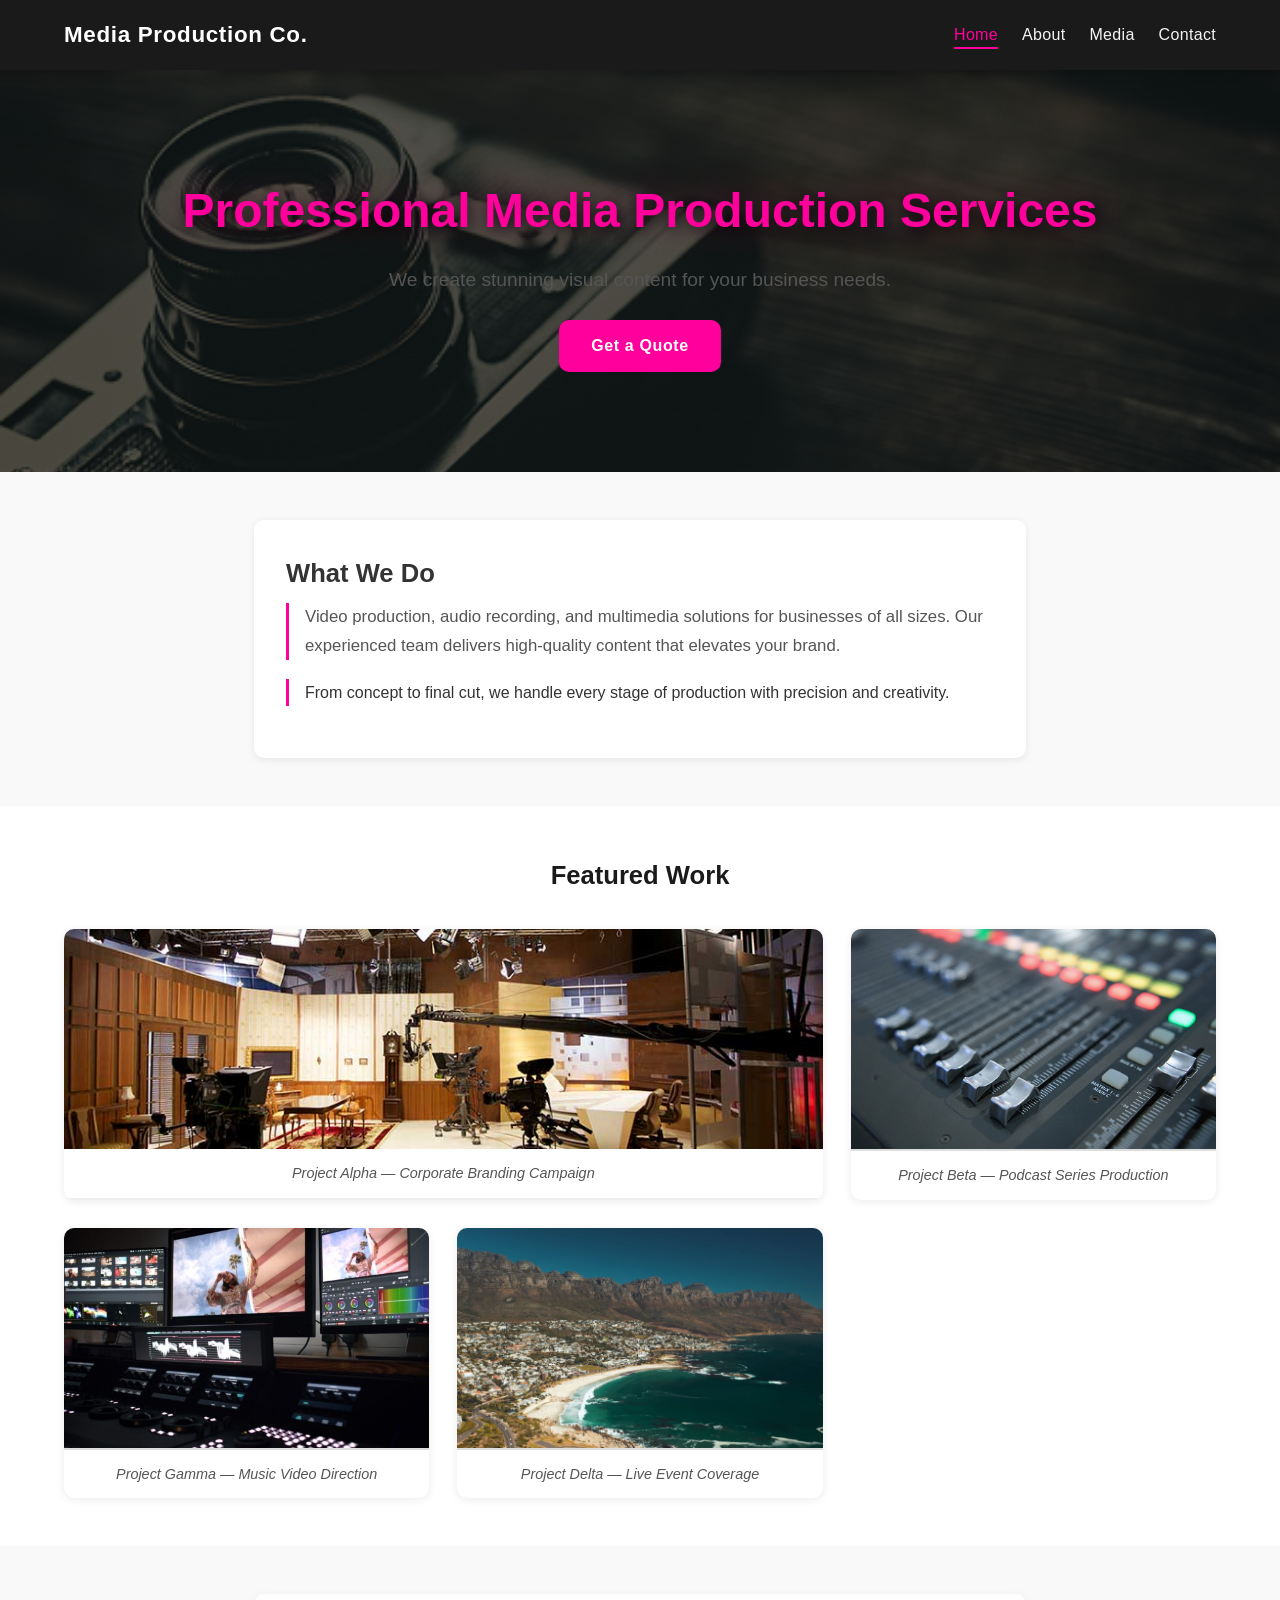
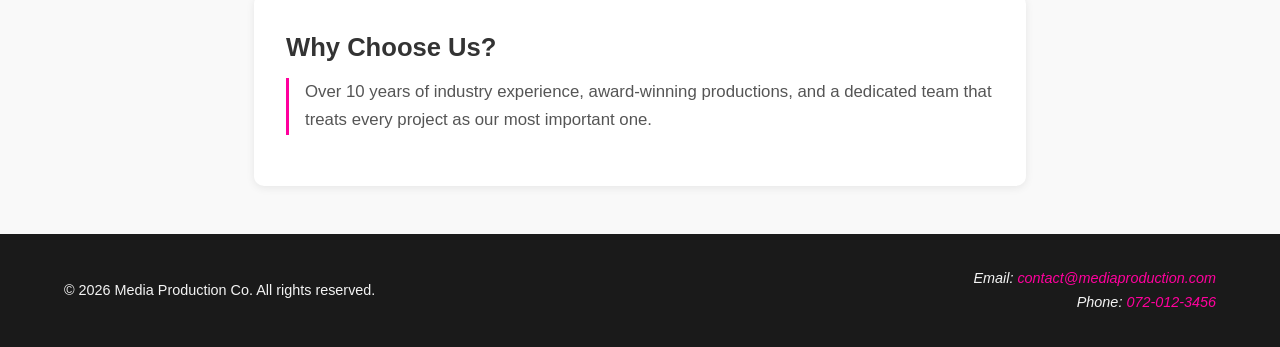
<file: index.html>
<!DOCTYPE html>
<html lang="en">
<head>
<meta charset="UTF-8">
<meta name="viewport" content="width=device-width, initial-scale=1.0">

<title>Media Production | Home</title>

<meta name="description" content="Professional Media Production Services — video, audio, and multimedia solutions for businesses of all sizes.">
<meta name="author" content="Media Production Co.">

<link rel="stylesheet" href="css/styles.css">
</head>

<body>

<header class="top">
<h1>Media Production Co.</h1>

<nav class="nav" aria-label="Main navigation">
<ul>
<li><a href="index.html" class="active" aria-current="page">Home</a></li>
<li><a href="about.html">About</a></li>
<li><a href="media.html">Media</a></li>
<li><a href="contact.html">Contact</a></li>
</ul>
</nav>
</header>

<main>

<section class="hero" aria-label="Hero banner">
<h2>Professional Media Production Services</h2>
<p>We create stunning visual content for your business needs.</p>
<a href="contact.html" class="cta-btn">Get a Quote</a>
</section>

<section class="content">

<article>
<h2 id="what-we-do">What We Do</h2>

<p>Video production, audio recording, and multimedia solutions for businesses of all sizes. Our experienced team delivers high-quality content that elevates your brand.</p>

<p>From concept to final cut, we handle every stage of production with precision and creativity.</p>
</article>

</section>

<section class="portfolio-section" aria-labelledby="featured-heading">

<h2 id="featured-heading">Featured Work</h2>

<div class="grid-gallery">

<figure>
<img src="images/work1.jpg" alt="Camera equipment used during a professional cinematography shoot">
<figcaption>Project Alpha — Corporate Branding Campaign</figcaption>
</figure>

<figure>
<img src="images/work2.jpg" alt="Audio mixing console used in a recording studio">
<figcaption>Project Beta — Podcast Series Production</figcaption>
</figure>

<figure>
<img src="images/work3.jpg" alt="Video editing workstation with multiple monitors">
<figcaption>Project Gamma — Music Video Direction</figcaption>
</figure>

<figure>
<img src="images/work4.jpeg" alt="Broadcast cameras filming a live event">
<figcaption>Project Delta — Live Event Coverage</figcaption>
</figure>

</div>

</section>

<aside class="content">

<article>
<h2 id="why-us">Why Choose Us?</h2>

<p>Over 10 years of industry experience, award-winning productions, and a dedicated team that treats every project as our most important one.</p>

</article>

</aside>

</main>

<footer class="bottom">

<p>&copy; 2026 Media Production Co. All rights reserved.</p>

<address>
<p>Email: <a href="mailto:contact@mediaproduction.com">contact@mediaproduction.com</a></p>
<p>Phone: <a href="tel:0720123456">072-012-3456</a></p>
</address>

</footer>

</body>
</html>
</file>
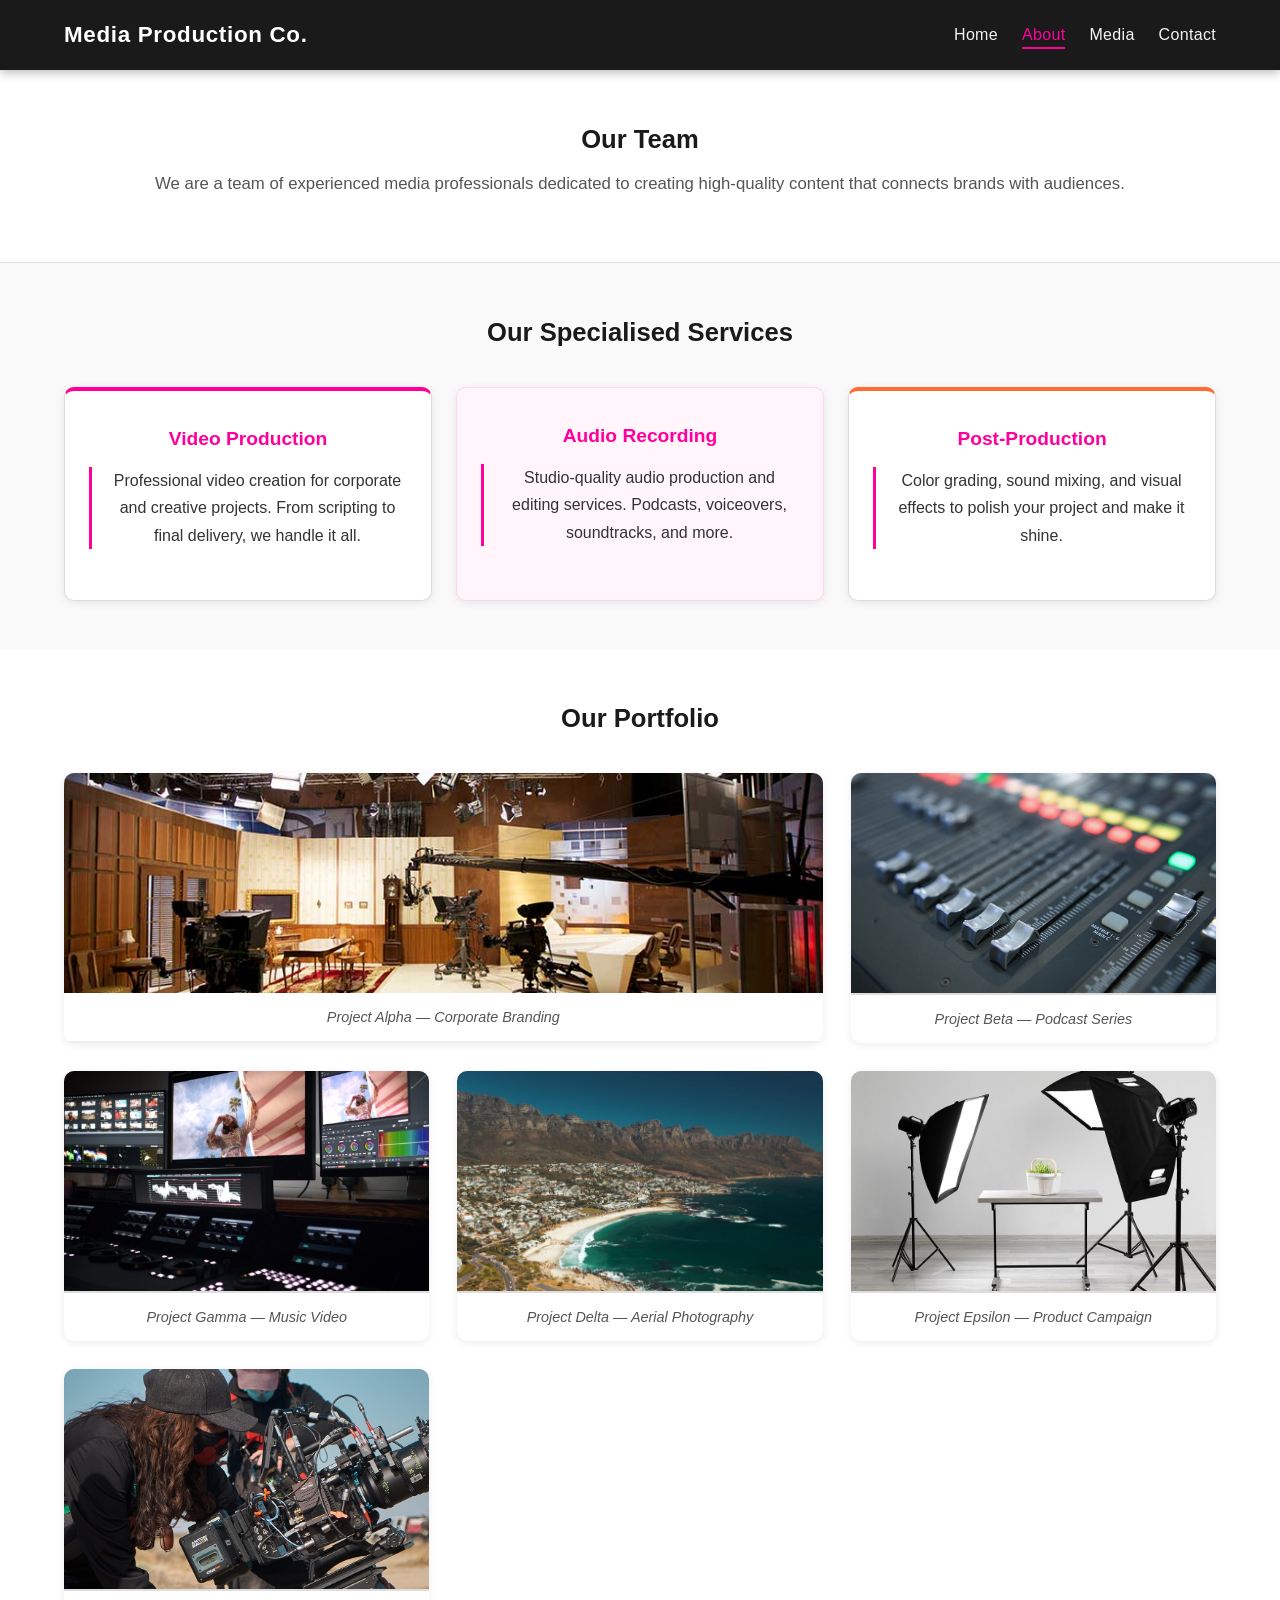
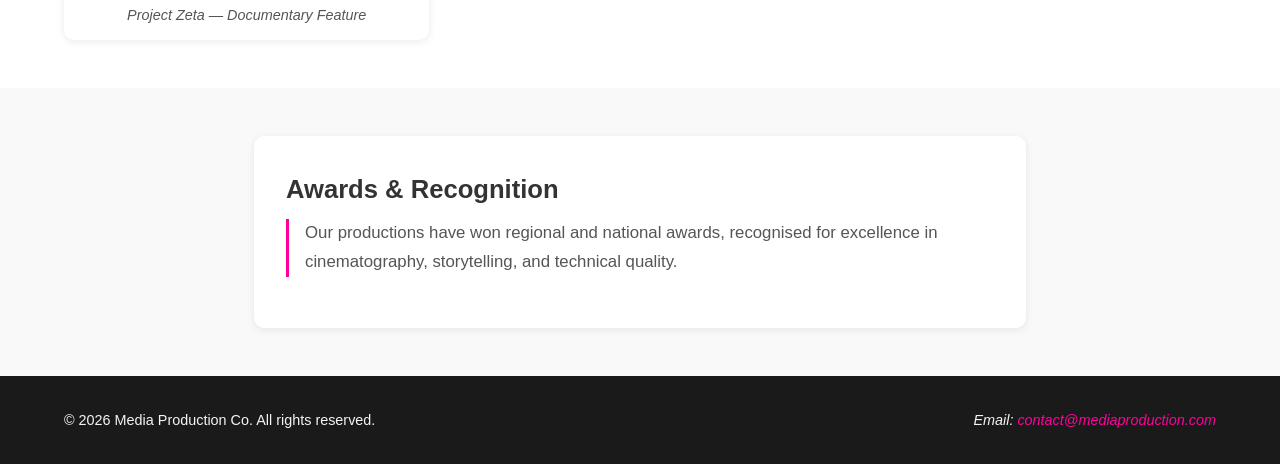
<file: about.html>
<!DOCTYPE html>
<html lang="en">
<head>
    <meta charset="UTF-8">
    <meta name="viewport" content="width=device-width, initial-scale=1.0">
    <meta name="description" content="Meet the Media Production Co. team and learn about our specialised video, audio, and post-production services.">
    <meta name="author" content="Media Production Co.">
    <title>About Us | Media Production Co.</title>
    <link rel="stylesheet" href="css/styles.css">
</head>
<body>

    <header class="top">
        <h1>Media Production Co.</h1>
        <nav class="nav" aria-label="Main navigation">
            <ul>
                <li><a href="index.html">Home</a></li>
                <li><a href="about.html" class="active" aria-current="page">About</a></li>
                <li><a href="media.html">Media</a></li>
                <li><a href="contact.html">Contact</a></li>
            </ul>
        </nav>
    </header>

    <main>

        <section class="team-intro" aria-labelledby="team-heading">
            <h2 id="team-heading">Our Team</h2>
            <p>We are a team of experienced media professionals dedicated to creating high-quality content that connects brands with audiences.</p>
        </section>

        <section class="services-flex" aria-labelledby="services-heading">
            <h2 id="services-heading">Our Specialised Services</h2>
            <div class="flex-container">

                <article class="service-card">
                    <h3>Video Production</h3>
                    <p>Professional video creation for corporate and creative projects. From scripting to final delivery, we handle it all.</p>
                </article>

                <article class="service-card">
                    <h3>Audio Recording</h3>
                    <p>Studio-quality audio production and editing services. Podcasts, voiceovers, soundtracks, and more.</p>
                </article>

                <article class="service-card">
                    <h3>Post-Production</h3>
                    <p>Color grading, sound mixing, and visual effects to polish your project and make it shine.</p>
                </article>

            </div>
        </section>

        <section class="portfolio-section" aria-labelledby="portfolio-heading">
            <h2 id="portfolio-heading">Our Portfolio</h2>
            <div class="grid-gallery">

                <figure>
                    <img src="images/work1.jpg" alt="Cinematography project on a corporate set">
                    <figcaption>Project Alpha — Corporate Branding</figcaption>
                </figure>

                <figure>
                    <img src="images/work2.jpg" alt="Audio mixing console with multiple faders">
                    <figcaption>Project Beta — Podcast Series</figcaption>
                </figure>

                <figure>
                    <img src="images/work3.jpg" alt="Non-linear video editing suite">
                    <figcaption>Project Gamma — Music Video</figcaption>
                </figure>

                <figure>
                    <img src="images/work4.jpeg" alt="Drone footage of a coastal landscape">
                    <figcaption>Project Delta — Aerial Photography</figcaption>
                </figure>

                <figure>
                    <img src="images/work5.jpg" alt="Lighting setup for a product shoot">
                    <figcaption>Project Epsilon — Product Campaign</figcaption>
                </figure>

                <figure>
                    <img src="images/work6.jpg" alt="Documentary crew filming in the field">
                    <figcaption>Project Zeta — Documentary Feature</figcaption>
                </figure>

            </div>
        </section>

        <aside class="content" aria-label="Awards and credentials">
            <article>
                <h2>Awards &amp; Recognition</h2>
                <p>Our productions have won regional and national awards, recognised for excellence in cinematography, storytelling, and technical quality.</p>
            </article>
        </aside>

    </main>

    <footer class="bottom">
        <p>&copy; 2026 Media Production Co. All rights reserved.</p>
        <address>
            <p>Email: <a href="mailto:contact@mediaproduction.com">contact@mediaproduction.com</a></p>
        </address>
    </footer>

</body>
</html>
</file>
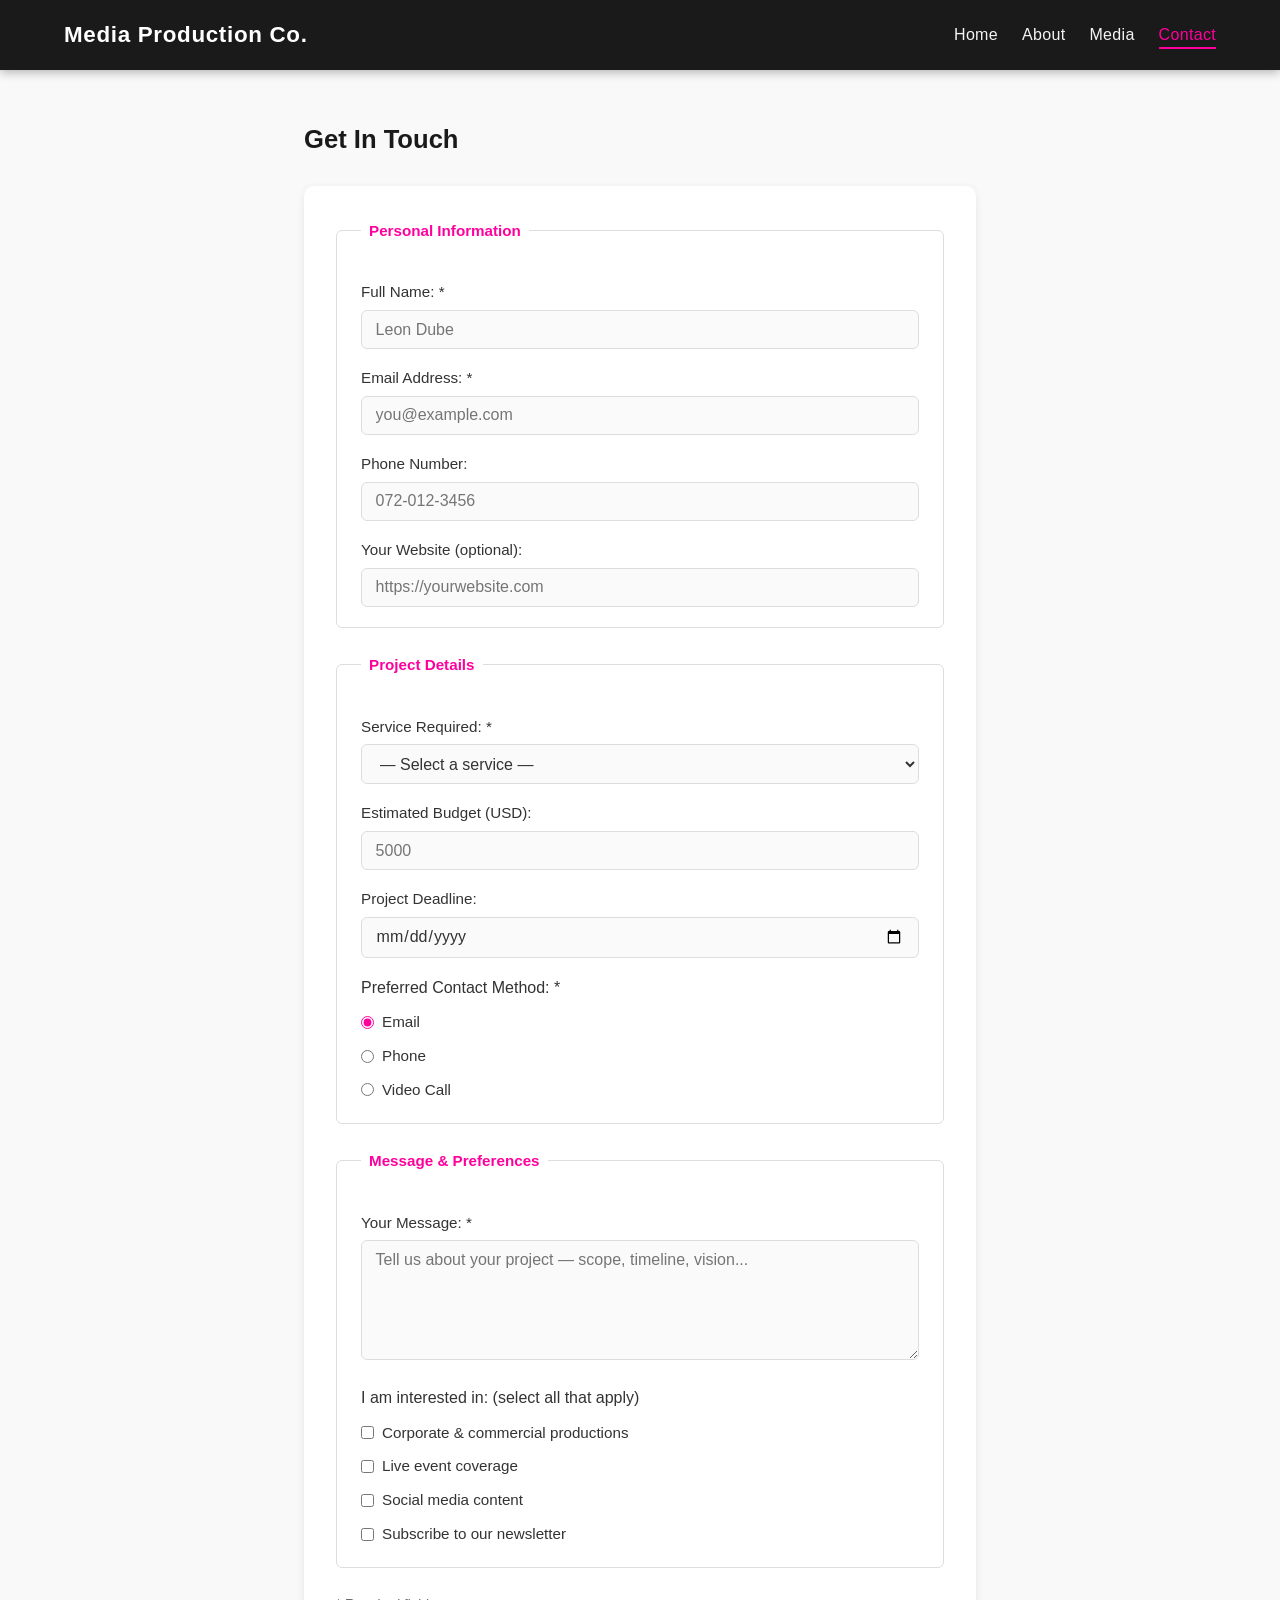
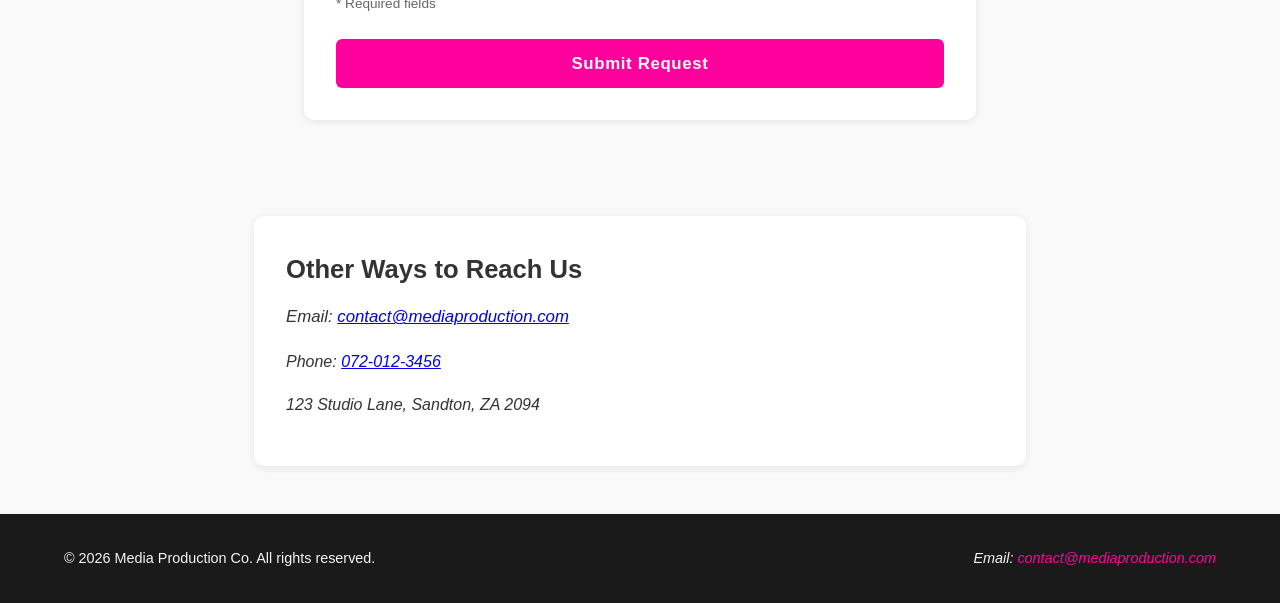
<file: contact.html>
<!DOCTYPE html>
<html lang="en">
<head>
    <meta charset="UTF-8">
    <meta name="viewport" content="width=device-width, initial-scale=1.0">
    <meta name="description" content="Get in touch with Media Production Co. Tell us about your project and we'll get back to you within 24 hours.">
    <meta name="author" content="Media Production Co.">
    <title>Contact Us | Media Production Co.</title>
    <link rel="stylesheet" href="css/styles.css">
</head>
<body>

    <header class="top">
        <h1>Media Production Co.</h1>
        <nav class="nav" aria-label="Main navigation">
            <ul>
                <li><a href="index.html">Home</a></li>
                <li><a href="about.html">About</a></li>
                <li><a href="media.html">Media</a></li>
                <li><a href="contact.html" class="active" aria-current="page">Contact</a></li>
            </ul>
        </nav>
    </header>

    <main>

        <section id="contact-form-area" aria-labelledby="contact-heading">
            <h2 id="contact-heading">Get In Touch</h2>

            <form action="#" method="post" novalidate>

                <fieldset>
                    <legend>Personal Information</legend>

                    <label for="name">Full Name: <span aria-hidden="true">*</span></label>
                    <input
                        type="text"
                        id="name"
                        name="name"
                        placeholder="Leon Dube"
                        required
                        minlength="3"
                        maxlength="80"
                        autocomplete="name">

                    <label for="email">Email Address: <span aria-hidden="true">*</span></label>
                    <input
                        type="email"
                        id="email"
                        name="email"
                        placeholder="you@example.com"
                        required
                        maxlength="120"
                        autocomplete="email">

                    <label for="phone">Phone Number:</label>
                    <input
                        type="tel"
                        id="phone"
                        name="phone"
                        pattern="[0-9]{3}-[0-9]{3}-[0-9]{4}"
                        placeholder="072-012-3456"
                        maxlength="15"
                        autocomplete="tel">

                    <label for="website">Your Website (optional):</label>
                    <input
                        type="url"
                        id="website"
                        name="website"
                        placeholder="https://yourwebsite.com"
                        maxlength="200"
                        autocomplete="url">

                </fieldset>

                <fieldset>
                    <legend>Project Details</legend>

                    <label for="service">Service Required: <span aria-hidden="true">*</span></label>
                    <select id="service" name="service" required>
                        <option value="" disabled selected>— Select a service —</option>
                        <option value="video">Video Production</option>
                        <option value="audio">Audio Recording</option>
                        <option value="post">Post-Production</option>
                        <option value="photography">Photography</option>
                        <option value="other">Other</option>
                    </select>

                    <label for="budget">Estimated Budget (USD):</label>
                    <input
                        type="number"
                        id="budget"
                        name="budget"
                        placeholder="5000"
                        min="500"
                        max="500000"
                        step="100">

                    <label for="deadline">Project Deadline:</label>
                    <input
                        type="date"
                        id="deadline"
                        name="deadline"
                        min="2026-01-01"
                        max="2030-12-31">

                    <p id="pref-label" style="font-weight:500;margin-top:1rem;margin-bottom:0.3rem;">
                        Preferred Contact Method: <span aria-hidden="true">*</span>
                    </p>
                    <div class="radio-group" role="radiogroup" aria-labelledby="pref-label">
                        <label>
                            <input type="radio" name="pref" value="email" required checked>
                            Email
                        </label>
                        <label>
                            <input type="radio" name="pref" value="phone">
                            Phone
                        </label>
                        <label>
                            <input type="radio" name="pref" value="video-call">
                            Video Call
                        </label>
                    </div>

                </fieldset>

                <fieldset>
                    <legend>Message &amp; Preferences</legend>

                    <label for="msg">Your Message: <span aria-hidden="true">*</span></label>
                    <textarea
                        id="msg"
                        name="msg"
                        placeholder="Tell us about your project — scope, timeline, vision..."
                        required
                        minlength="20"
                        maxlength="2000"></textarea>

                    <p style="font-weight:500;margin-top:1rem;margin-bottom:0.3rem;">
                        I am interested in: (select all that apply)
                    </p>
                    <div class="checkbox-group">
                        <label>
                            <input type="checkbox" name="interest" value="corporate">
                            Corporate &amp; commercial productions
                        </label>
                        <label>
                            <input type="checkbox" name="interest" value="events">
                            Live event coverage
                        </label>
                        <label>
                            <input type="checkbox" name="interest" value="social">
                            Social media content
                        </label>
                        <label>
                            <input type="checkbox" name="news" value="yes">
                            Subscribe to our newsletter
                        </label>
                    </div>

                </fieldset>

                <p style="font-size:0.85rem;color:#666;margin-bottom:0.5rem;">
                    <span aria-hidden="true">*</span> Required fields
                </p>

                <button type="submit">Submit Request</button>

            </form>
        </section>

        <aside class="content" aria-label="Alternative contact information">
            <article>
                <h2>Other Ways to Reach Us</h2>
                <address>
                    <p>Email: <a href="mailto:contact@mediaproduction.com">contact@mediaproduction.com</a></p>
                    <p>Phone: <a href="tel:0720123456">072-012-3456</a></p>
                    <p>123 Studio Lane, Sandton, ZA 2094</p>
                </address>
            </article>
        </aside>

    </main>

    <footer class="bottom">
        <p>&copy; 2026 Media Production Co. All rights reserved.</p>
        <address>
            <p>Email: <a href="mailto:contact@mediaproduction.com">contact@mediaproduction.com</a></p>
        </address>
    </footer>

</body>
</html>
</file>
<file: css/styles.css>
/* ============================================================
   MEDIA PRODUCTION CO. — Main Stylesheet
   Author: Media Production Co.
   Structure:
     1. Variables & Reset
     2. Typography & Text Effects
     3. Header & Navigation (Flexbox Layout 1)
     4. Hero Section
     5. Services Section (Flexbox Layout 2)
     6. Portfolio / Grid Gallery (Grid Layout)
     7. Media Elements
     8. Forms
     9. Footer (Flexbox Layout 3)
    10. Selectors, Pseudo-classes & Combination Selectors
    11. Animations & Keyframes
    12. Responsive / Media Queries
   ============================================================ */

:root {
    --primary:       #1a1a1a;
    --accent:        #ff009d;
    --accent-dark:   #c4007a;
    --text-light:    #f4f4f4;
    --text-dark:     #333333;
    --bg-light:      #f9f9f9;
    --bg-card:       #ffffff;
    --border-color:  #dddddd;
    --shadow-sm:     0 2px 8px rgba(0,0,0,0.08);
    --shadow-md:     0 4px 20px rgba(0,0,0,0.12);
    --radius-sm:     6px;
    --radius-md:     10px;
    --transition-fast: 0.25s ease;
    --transition-med:  0.4s ease;
}

*,
*::before,
*::after {
    box-sizing: border-box;
    margin: 0;
    padding: 0;
}

body {
    font-family: 'Segoe UI', Arial, sans-serif;
    line-height: 1.7;
    color: var(--text-dark);
    background-color: var(--bg-light);
}

img {
    max-width: 100%;
    height: auto;
    display: block;
}


h1 {
    font-size: 2rem;
    font-weight: 700;
}

.gradient-text {
    background: linear-gradient(135deg, var(--accent), #ff6b35);
    -webkit-background-clip: text;
    -webkit-text-fill-color: transparent;
    background-clip: text;
}

h2 {
    font-size: 1.6rem;
    margin-bottom: 0.75rem;
}

h3 {
    font-size: 1.15rem;
    margin-bottom: 0.5rem;
}

p {
    margin-bottom: 1rem;
}

h2 + p {
    margin-top: -0.25rem;
    color: #555;
    font-size: 1.05rem;
}

article > p {
    border-left: 3px solid var(--accent);
    padding-left: 1rem;
    margin-bottom: 1.2rem;
}


.top {
    background-color: var(--primary);
    color: white;
    padding: 1rem 5%;
    display: flex;
    justify-content: space-between;   
    align-items: center;              
    flex-wrap: wrap;
    gap: 0.75rem;
    position: sticky;
    top: 0;
    z-index: 100;
    box-shadow: 0 2px 10px rgba(0,0,0,0.3);
}

.top h1 {
    font-size: 1.4rem;
    letter-spacing: 0.03em;
}

nav {
    flex-shrink: 0;
}

.nav ul {
    display: flex;
    list-style: none;
    gap: 24px;
    flex-wrap: wrap;
    align-items: center;              
    justify-content: flex-end;        
}

.nav a {
    color: var(--text-light);
    text-decoration: none;
    font-weight: 500;
    letter-spacing: 0.02em;
    padding: 4px 0;
    border-bottom: 2px solid transparent;
    transition: color var(--transition-fast), border-color var(--transition-fast); 
}

.nav a:hover {
    color: var(--accent);
    border-bottom-color: var(--accent);
}

.nav a:focus {
    color: var(--accent);
    outline: 2px dashed var(--accent);
    outline-offset: 4px;
    border-radius: 2px;
}

.nav a.active {
    color: var(--accent);
    border-bottom-color: var(--accent);
}

.hero {
    padding: 100px 20px;
    background: linear-gradient(rgba(0,0,0,0.65), rgba(0,0,0,0.65)),
                url('../images/hero.jpg') center/cover no-repeat;
    text-align: center;
    color: white;
}

.hero h2 {
    font-size: 3rem;
    text-shadow: 2px 4px 15px rgba(0,0,0,0.9), 0 0 40px rgba(255,0,157,0.3);
    animation: slideIn 1s ease-out both;  
    margin-bottom: 1rem;
}

.hero p {
    font-size: 1.2rem;
    opacity: 0.9;
    animation: fadeUp 1.2s ease-out 0.3s both; 
    margin-bottom: 0;
}

.hero .cta-btn {
    display: inline-block;
    margin-top: 1.5rem;
    padding: 0.75rem 2rem;
    background: var(--accent);
    color: white;
    text-decoration: none;
    border-radius: var(--radius-md);
    font-weight: 600;
    letter-spacing: 0.04em;
    transition: background var(--transition-fast), transform var(--transition-fast); 
}

.hero .cta-btn:hover {
    background: var(--accent-dark);
    transform: translateY(-3px); 
}

.hero .cta-btn:focus {
    outline: 3px solid white;
    outline-offset: 3px;
}

.content {
    max-width: 900px;
    margin: 0 auto;
    padding: 3rem 5%;
}

.content article {
    background: var(--bg-card);
    border-radius: var(--radius-md);
    padding: 2rem;
    box-shadow: var(--shadow-sm);
}

.team-intro {
    padding: 3rem 5%;
    background: white;
    text-align: center;
    border-bottom: 1px solid var(--border-color);
}

.team-intro h2 {
    color: var(--primary);
}


.services-flex {
    padding: 3rem 5%;
    background: var(--bg-light);
}

.services-flex > h2 {
    text-align: center;
    margin-bottom: 2rem;
    color: var(--primary);
}

.flex-container {
    display: flex;
    gap: 24px;
    flex-wrap: wrap;
    justify-content: center;          
    align-items: stretch;             
}

.service-card {
    flex: 1 1 280px;
    max-width: 380px;
    padding: 2rem 1.5rem;
    background: var(--bg-card);
    border: 1px solid var(--border-color);
    border-radius: var(--radius-md);
    text-align: center;
    box-shadow: var(--shadow-sm);
    transition: transform var(--transition-med), box-shadow var(--transition-med); 
}

.service-card:hover {
    transform: translateY(-6px) scale(1.02); 
    box-shadow: var(--shadow-md);
}

.service-card > h3 {
    color: var(--accent);
    margin-bottom: 0.75rem;
    font-size: 1.2rem;
}

.flex-container .service-card:nth-child(even) {
    background: #fff5fb;
    border-color: #ffd6ef;
}

.flex-container .service-card:first-child {
    border-top: 4px solid var(--accent);
}

.flex-container .service-card:last-child {
    border-top: 4px solid #ff6b35;
}

.portfolio-section {
    padding: 3rem 5%;
    background: white;
}

.portfolio-section > h2 {
    text-align: center;
    margin-bottom: 2rem;
    color: var(--primary);
}

.grid-gallery {
    display: grid;
    grid-template-columns: repeat(auto-fit, minmax(280px, 1fr)); 
    grid-template-rows: auto;                                      
    gap: 28px;                                                  
}

.grid-gallery figure:first-child {
    grid-column: span 2;
}

.grid-gallery figure {
    margin: 0;
    overflow: hidden;
    border-radius: var(--radius-md);
    background: #eee;
    box-shadow: var(--shadow-sm);
    position: relative;
}

.grid-gallery img {
    width: 100%;
    height: 220px;
    object-fit: cover;
    display: block;
    transition: transform 0.5s ease; 
}

.grid-gallery figure:hover img {
    transform: scale(1.08) rotate(0.8deg); 
}

.grid-gallery figcaption {
    padding: 0.75rem 1rem;
    font-size: 0.9rem;
    color: #555;
    background: white;
    font-style: italic;
}

.grid-gallery figure:not(:first-child) figcaption {
    border-top: 2px solid var(--border-color);
}

figure {
    margin: 0;
}

figcaption {
    font-size: 0.875rem;
    color: #666;
    padding: 0.5rem 0;
    text-align: center;
}

.media-section {
    padding: 2.5rem 5%;
    background: var(--bg-light);
}

.media-section > h2 {
    margin-bottom: 1rem;
    color: var(--primary);
}

video {
    width: 100%;
    border-radius: var(--radius-sm);
    background: #000;
    margin-bottom: 1rem;
    box-shadow: var(--shadow-md);
}

audio {
    width: 100%;
    margin-bottom: 0.5rem;
}

iframe {
    width: 100%;
    border-radius: var(--radius-sm);
    border: none;
    display: block;
}

iframe[title] {
    box-shadow: var(--shadow-sm);
}

#contact-form-area {
    padding: 3rem 5%;
    max-width: 800px;
    margin: 0 auto;
}

#contact-form-area > h2 {
    margin-bottom: 1.5rem;
    color: var(--primary);
}

form {
    background: white;
    padding: 2rem;
    border-radius: var(--radius-md);
    box-shadow: var(--shadow-sm);
}

fieldset {
    border: 1px solid var(--border-color);
    border-radius: var(--radius-sm);
    padding: 1.25rem 1.5rem;
    margin-bottom: 1.5rem;
}

legend {
    font-weight: 600;
    color: var(--accent);
    padding: 0 0.5rem;
    font-size: 0.95rem;
}

label {
    display: block;
    font-weight: 500;
    margin-top: 1rem;
    margin-bottom: 0.3rem;
    font-size: 0.95rem;
    color: var(--text-dark);
}

input[required] {
    border-left: 4px solid #e74c3c;
}

input:not([required]) {
    border-left: 4px solid var(--border-color);
}

input[type="text"],
input[type="email"],
input[type="tel"],
input[type="url"],
input[type="number"],
input[type="date"],
textarea,
select {
    width: 100%;
    padding: 0.6rem 0.85rem;
    border: 1px solid var(--border-color);
    border-radius: var(--radius-sm);
    font-size: 1rem;
    font-family: inherit;
    color: var(--text-dark);
    background: #fafafa;
    transition: border-color var(--transition-fast), box-shadow var(--transition-fast); 
}


input[type="text"]:focus,
input[type="email"]:focus,
input[type="tel"]:focus,
input[type="url"]:focus,
input[type="number"]:focus,
input[type="date"]:focus,
textarea:focus,
select:focus {
    outline: none;
    border-color: var(--accent);
    box-shadow: 0 0 0 3px rgba(255,0,157,0.15);
    background: white;
}

input:not([type="radio"]):not([type="checkbox"]):not([type="submit"]):not([type="button"]) {
    display: block;
}

textarea {
    min-height: 120px;
    resize: vertical;
}

select {
    cursor: pointer;
}

.radio-group,
.checkbox-group {
    display: flex;
    flex-direction: column;
    gap: 0.5rem;
    margin-top: 0.5rem;
}

.radio-group label,
.checkbox-group label {
    display: flex;
    align-items: center;
    gap: 0.5rem;
    margin: 0;
    font-weight: 400;
    cursor: pointer;
}

.radio-group input,
.checkbox-group input {
    width: auto;
    border-left: none;
    accent-color: var(--accent);
    cursor: pointer;
}

input[type="radio"] + label,
input[type="checkbox"] + label {
    margin-top: 0;
    font-weight: 400;
}

button[type="submit"] {
    display: block;
    width: 100%;
    margin-top: 1.5rem;
    padding: 0.9rem;
    background: var(--accent);
    color: white;
    border: none;
    border-radius: var(--radius-sm);
    font-size: 1.05rem;
    font-weight: 600;
    letter-spacing: 0.04em;
    cursor: pointer;
    transition: background var(--transition-fast), transform var(--transition-fast); 
}

button[type="submit"]:hover {
    background: var(--accent-dark);
    transform: translateY(-2px);
}

button[type="submit"]:focus {
    outline: 3px solid var(--accent);
    outline-offset: 3px;
}

button[type="submit"]:focus-visible {
    outline: 3px solid var(--primary);
    outline-offset: 3px;
}

.bottom {
    background: var(--primary);
    color: var(--text-light);
    padding: 2rem 5%;
    display: flex;                          
    justify-content: space-between;         
    align-items: center;                    
    flex-wrap: wrap;
    gap: 1rem;
    margin-top: auto;
}

.bottom p {
    margin: 0;
    font-size: 0.9rem;
}

.bottom a {
    color: var(--accent);
    text-decoration: none;
    transition: color var(--transition-fast);
}

.bottom a:hover {
    color: #ff66c4;
    text-decoration: underline;
}


section > h2 {
    color: var(--accent);
}

video {
  width: 100%;
  height: auto;
}

main > p {
    padding: 1rem 5%;
}

h2 .gradient-text,
h3 .gradient-text {
    font-style: normal;
}

.nav ul li:nth-child(odd) a {
    font-weight: 500;
}

article p:first-child {
    font-size: 1.05rem;
}

.bottom p:last-child {
    text-align: right;
}


@keyframes slideIn {
    0%   { transform: translateY(-60px); opacity: 0; }
    60%  { transform: translateY(8px);   opacity: 0.8; }
    100% { transform: translateY(0);     opacity: 1; }
}

@keyframes fadeUp {
    0%   { transform: translateY(30px); opacity: 0; }
    50%  { transform: translateY(10px); opacity: 0.6; }
    100% { transform: translateY(0);    opacity: 1; }
}

@keyframes pulse {
    0%,100% { box-shadow: 0 0 0 0 rgba(255,0,157,0); }
    50%      { box-shadow: 0 0 0 8px rgba(255,0,157,0.2); }
}

.flex-container .service-card:first-child {
    animation: pulse 3s ease-in-out infinite;
}

@keyframes spin {
    0%   { transform: rotate(0deg); }
    100% { transform: rotate(360deg); }
}

.loading-spinner {
    width: 40px;
    height: 40px;
    border: 4px solid var(--border-color);
    border-top-color: var(--accent);
    border-radius: 50%;
    animation: spin 0.8s linear infinite; 
    margin: 2rem auto;
}

@media (max-width: 768px) {
    .top {
        flex-direction: column;
        text-align: center;
    }

    .nav ul {
        justify-content: center;
        gap: 16px;
    }

    .hero h2 {
        font-size: 2rem;
    }

    .grid-gallery figure:first-child {
        grid-column: span 1;
    }

    .grid-gallery {
        grid-template-columns: 1fr;
    }

    .bottom {
        flex-direction: column;
        text-align: center;
    }

    .bottom p:last-child {
        text-align: center;
    }
}

@media (max-width: 480px) {
    .hero {
        padding: 60px 16px;
    }

    .hero h2 {
        font-size: 1.6rem;
    }

    .service-card {
        flex: 1 1 100%;
    }

    #contact-form-area {
        padding: 1.5rem 1rem;
    }

    form {
        padding: 1.25rem 1rem;
    }
}
</file>
